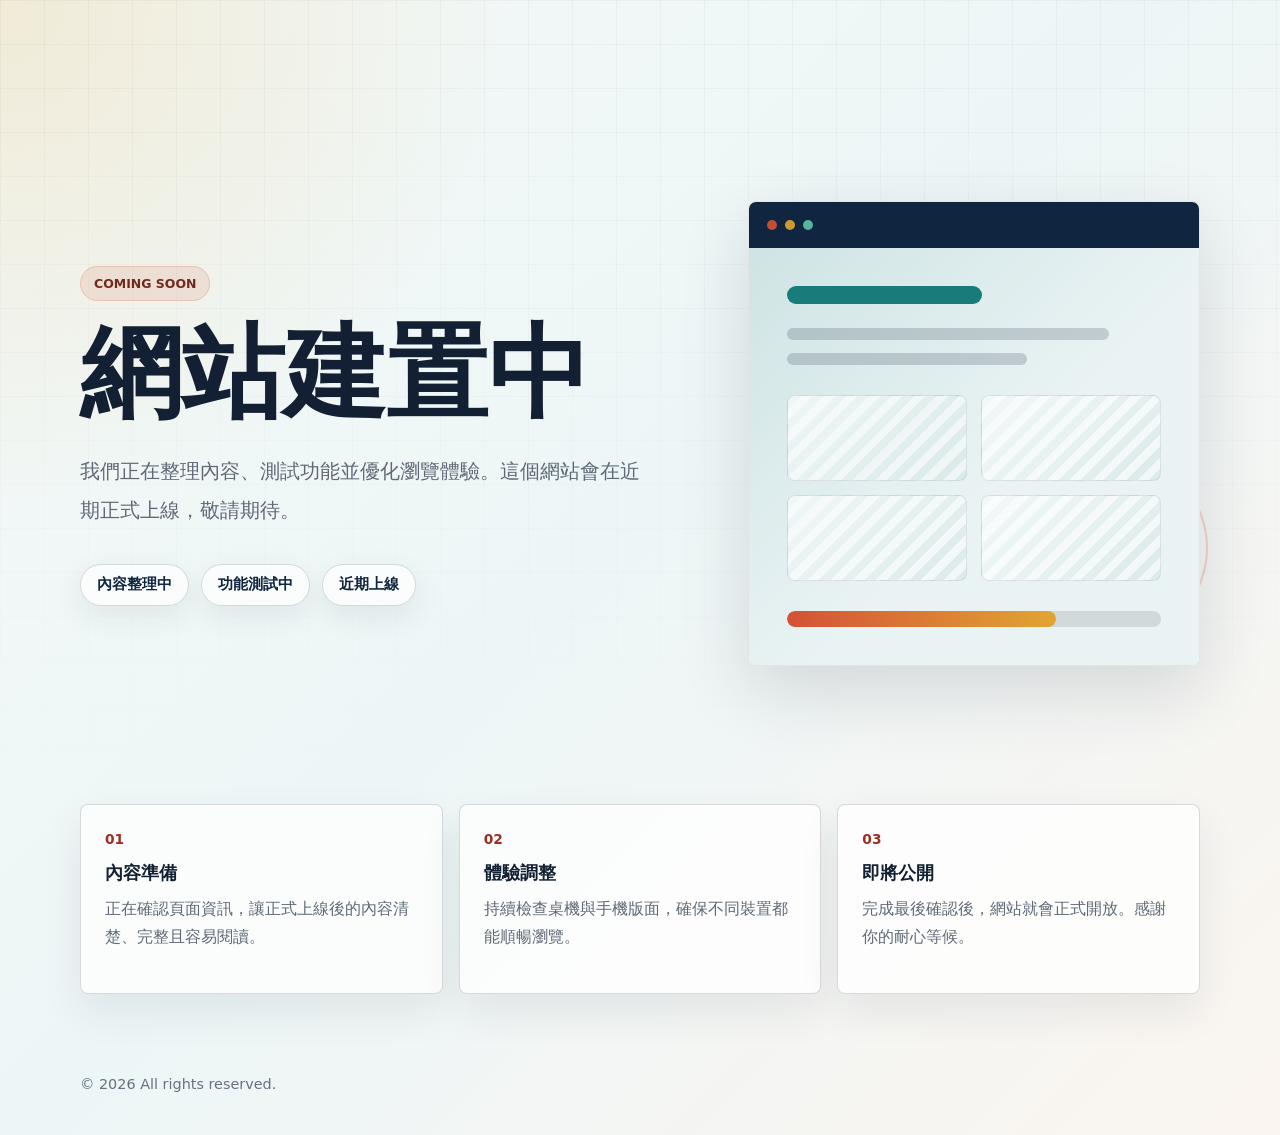
<file: index.html>
<!doctype html>
<html lang="zh-Hant-TW">
  <head>
    <meta charset="utf-8" />
    <meta name="viewport" content="width=device-width, initial-scale=1" />
    <meta
      name="description"
      content="網站目前正在建置中，近期即將正式上線。"
    />
    <meta property="og:title" content="網站建置中｜近期上線" />
    <meta
      property="og:description"
      content="我們正在整理內容、測試功能並優化體驗，網站近期即將上線。"
    />
    <meta property="og:type" content="website" />
    <meta name="theme-color" content="#10253f" />
    <title>網站建置中｜近期上線</title>
    <link rel="stylesheet" href="./styles.css" />
  </head>
  <body>
    <main class="site-shell" aria-labelledby="page-title">
      <section class="hero" aria-label="網站狀態">
        <div class="hero__copy">
          <p class="eyebrow">Coming Soon</p>
          <h1 id="page-title">網站建置中</h1>
          <p class="lead">
            我們正在整理內容、測試功能並優化瀏覽體驗。這個網站會在近期正式上線，敬請期待。
          </p>
          <div class="actions" aria-label="目前進度">
            <span class="status-pill">內容整理中</span>
            <span class="status-pill">功能測試中</span>
            <span class="status-pill">近期上線</span>
          </div>
        </div>

        <div class="visual-panel" aria-hidden="true">
          <div class="window-card">
            <div class="window-card__bar">
              <span></span>
              <span></span>
              <span></span>
            </div>
            <div class="blueprint">
              <div class="blueprint__header"></div>
              <div class="blueprint__line blueprint__line--wide"></div>
              <div class="blueprint__line"></div>
              <div class="blueprint__grid">
                <span></span>
                <span></span>
                <span></span>
                <span></span>
              </div>
              <div class="blueprint__progress">
                <span></span>
              </div>
            </div>
          </div>
          <div class="signal-ring signal-ring--one"></div>
          <div class="signal-ring signal-ring--two"></div>
        </div>
      </section>

      <section class="info-band" aria-label="上線準備">
        <article>
          <span class="info-band__number">01</span>
          <h2>內容準備</h2>
          <p>正在確認頁面資訊，讓正式上線後的內容清楚、完整且容易閱讀。</p>
        </article>
        <article>
          <span class="info-band__number">02</span>
          <h2>體驗調整</h2>
          <p>持續檢查桌機與手機版面，確保不同裝置都能順暢瀏覽。</p>
        </article>
        <article>
          <span class="info-band__number">03</span>
          <h2>即將公開</h2>
          <p>完成最後確認後，網站就會正式開放。感謝你的耐心等候。</p>
        </article>
      </section>
    </main>

    <footer class="footer">
      <p>© <span id="current-year"></span> All rights reserved.</p>
    </footer>

    <script src="./script.js"></script>
  </body>
</html>
</file>
<file: styles.css>
:root {
  color-scheme: light;
  --bg: #f4f8f6;
  --ink: #132033;
  --muted: #5f6976;
  --panel: #ffffff;
  --panel-soft: #eaf3f4;
  --line: rgba(19, 32, 51, 0.16);
  --accent: #d45137;
  --accent-dark: #9f2f22;
  --teal: #177c7a;
  --gold: #e1a532;
  --shadow: 0 24px 70px rgba(23, 34, 51, 0.14);
}

* {
  box-sizing: border-box;
}

html {
  min-height: 100%;
}

body {
  min-height: 100vh;
  margin: 0;
  color: var(--ink);
  font-family:
    "Noto Sans TC",
    "PingFang TC",
    "Microsoft JhengHei",
    system-ui,
    sans-serif;
  background:
    radial-gradient(circle at top left, rgba(225, 165, 50, 0.16), transparent 32rem),
    linear-gradient(135deg, var(--bg) 0%, #edf6f7 48%, #fbf5f0 100%);
}

body::before {
  position: fixed;
  inset: 0;
  z-index: -1;
  content: "";
  background-image:
    linear-gradient(rgba(19, 32, 51, 0.05) 1px, transparent 1px),
    linear-gradient(90deg, rgba(19, 32, 51, 0.05) 1px, transparent 1px);
  background-size: 44px 44px;
  mask-image: linear-gradient(to bottom, rgba(0, 0, 0, 0.7), transparent 88%);
}

.site-shell {
  width: min(1120px, calc(100% - 40px));
  margin: 0 auto;
  padding: 56px 0 28px;
}

.hero {
  display: grid;
  grid-template-columns: minmax(0, 1fr) minmax(340px, 0.78fr);
  gap: clamp(32px, 7vw, 92px);
  align-items: center;
  min-height: min(760px, calc(100vh - 76px));
}

.hero__copy {
  max-width: 680px;
}

.eyebrow {
  width: fit-content;
  margin: 0 0 22px;
  padding: 9px 13px;
  color: #6f291f;
  font-size: 0.78rem;
  font-weight: 800;
  letter-spacing: 0;
  text-transform: uppercase;
  background: rgba(212, 81, 55, 0.12);
  border: 1px solid rgba(212, 81, 55, 0.2);
  border-radius: 999px;
}

h1 {
  max-width: 9em;
  margin: 0;
  font-size: clamp(3.1rem, 8vw, 6.7rem);
  font-weight: 900;
  line-height: 0.98;
}

.lead {
  max-width: 39rem;
  margin: 28px 0 0;
  color: var(--muted);
  font-size: clamp(1.08rem, 2vw, 1.28rem);
  line-height: 1.9;
}

.actions {
  display: flex;
  flex-wrap: wrap;
  gap: 12px;
  margin-top: 34px;
}

.status-pill {
  display: inline-flex;
  align-items: center;
  min-height: 42px;
  padding: 10px 16px;
  color: #10253f;
  font-size: 0.94rem;
  font-weight: 800;
  background: rgba(255, 255, 255, 0.7);
  border: 1px solid var(--line);
  border-radius: 999px;
  box-shadow: 0 10px 30px rgba(23, 34, 51, 0.08);
}

.visual-panel {
  position: relative;
  min-height: 470px;
}

.window-card {
  position: relative;
  z-index: 2;
  overflow: hidden;
  width: min(100%, 460px);
  margin-left: auto;
  background: var(--panel);
  border: 1px solid rgba(19, 32, 51, 0.12);
  border-radius: 8px;
  box-shadow: var(--shadow);
}

.window-card__bar {
  display: flex;
  gap: 8px;
  align-items: center;
  height: 46px;
  padding: 0 18px;
  background: #10253f;
}

.window-card__bar span {
  width: 10px;
  height: 10px;
  background: #ffffff;
  border-radius: 50%;
  opacity: 0.9;
}

.window-card__bar span:nth-child(1) {
  background: var(--accent);
}

.window-card__bar span:nth-child(2) {
  background: var(--gold);
}

.window-card__bar span:nth-child(3) {
  background: #5fc2a5;
}

.blueprint {
  padding: clamp(24px, 5vw, 38px);
  background:
    linear-gradient(135deg, rgba(23, 124, 122, 0.13), transparent 56%),
    var(--panel-soft);
}

.blueprint__header {
  width: 52%;
  height: 18px;
  margin-bottom: 24px;
  background: var(--teal);
  border-radius: 999px;
}

.blueprint__line {
  width: 64%;
  height: 12px;
  margin-bottom: 13px;
  background: rgba(19, 32, 51, 0.18);
  border-radius: 999px;
}

.blueprint__line--wide {
  width: 86%;
}

.blueprint__grid {
  display: grid;
  grid-template-columns: repeat(2, minmax(0, 1fr));
  gap: 14px;
  margin: 30px 0;
}

.blueprint__grid span {
  min-height: 86px;
  background:
    linear-gradient(135deg, rgba(255, 255, 255, 0.78), rgba(255, 255, 255, 0.35)),
    repeating-linear-gradient(
      -45deg,
      rgba(23, 124, 122, 0.16) 0,
      rgba(23, 124, 122, 0.16) 8px,
      transparent 8px,
      transparent 16px
    );
  border: 1px solid rgba(19, 32, 51, 0.11);
  border-radius: 8px;
}

.blueprint__progress {
  overflow: hidden;
  height: 16px;
  background: rgba(19, 32, 51, 0.12);
  border-radius: 999px;
}

.blueprint__progress span {
  display: block;
  width: 72%;
  height: 100%;
  background: linear-gradient(90deg, var(--accent), var(--gold));
  border-radius: inherit;
}

.signal-ring {
  position: absolute;
  z-index: 1;
  border: 2px solid rgba(212, 81, 55, 0.22);
  border-radius: 999px;
}

.signal-ring--one {
  right: -8px;
  bottom: 28px;
  width: 190px;
  height: 190px;
}

.signal-ring--two {
  top: 18px;
  left: 14px;
  width: 96px;
  height: 96px;
  border-color: rgba(23, 124, 122, 0.26);
}

.info-band {
  display: grid;
  grid-template-columns: repeat(3, minmax(0, 1fr));
  gap: 16px;
  margin-top: -12px;
  padding-bottom: 40px;
}

.info-band article {
  min-height: 190px;
  padding: 24px;
  background: rgba(255, 255, 255, 0.74);
  border: 1px solid var(--line);
  border-radius: 8px;
  box-shadow: 0 18px 40px rgba(23, 34, 51, 0.08);
}

.info-band__number {
  color: var(--accent-dark);
  font-size: 0.86rem;
  font-weight: 900;
}

.info-band h2 {
  margin: 13px 0 10px;
  font-size: 1.1rem;
}

.info-band p {
  margin: 0;
  color: var(--muted);
  line-height: 1.75;
}

.footer {
  width: min(1120px, calc(100% - 40px));
  margin: 0 auto;
  padding: 0 0 28px;
  color: rgba(19, 32, 51, 0.62);
  font-size: 0.9rem;
}

@media (max-width: 860px) {
  .site-shell {
    width: min(100% - 28px, 680px);
    padding-top: 38px;
  }

  .hero {
    grid-template-columns: 1fr;
    gap: 34px;
    min-height: auto;
  }

  h1 {
    max-width: 100%;
    font-size: clamp(3rem, 16vw, 4.6rem);
  }

  .visual-panel {
    min-height: 390px;
  }

  .window-card {
    margin: 0 auto;
  }

  .info-band {
    grid-template-columns: 1fr;
    margin-top: 22px;
  }
}

@media (max-width: 520px) {
  .site-shell {
    width: min(100% - 22px, 460px);
    padding-top: 26px;
  }

  .eyebrow {
    margin-bottom: 18px;
  }

  .lead {
    margin-top: 22px;
  }

  .actions {
    gap: 9px;
  }

  .status-pill {
    min-height: 38px;
    padding: 8px 12px;
    font-size: 0.86rem;
  }

  .visual-panel {
    min-height: 330px;
  }

  .blueprint {
    padding: 22px;
  }

  .blueprint__grid span {
    min-height: 64px;
  }

  .info-band article {
    min-height: auto;
    padding: 20px;
  }
}

@media (prefers-reduced-motion: no-preference) {
  .window-card {
    animation: rise-in 700ms ease both;
  }

  .signal-ring--one {
    animation: pulse 3.6s ease-in-out infinite;
  }

  .signal-ring--two {
    animation: pulse 4.4s ease-in-out infinite;
  }
}

@keyframes rise-in {
  from {
    opacity: 0;
    transform: translateY(16px);
  }

  to {
    opacity: 1;
    transform: translateY(0);
  }
}

@keyframes pulse {
  0%,
  100% {
    transform: scale(1);
    opacity: 0.72;
  }

  50% {
    transform: scale(1.08);
    opacity: 0.38;
  }
}
</file>
